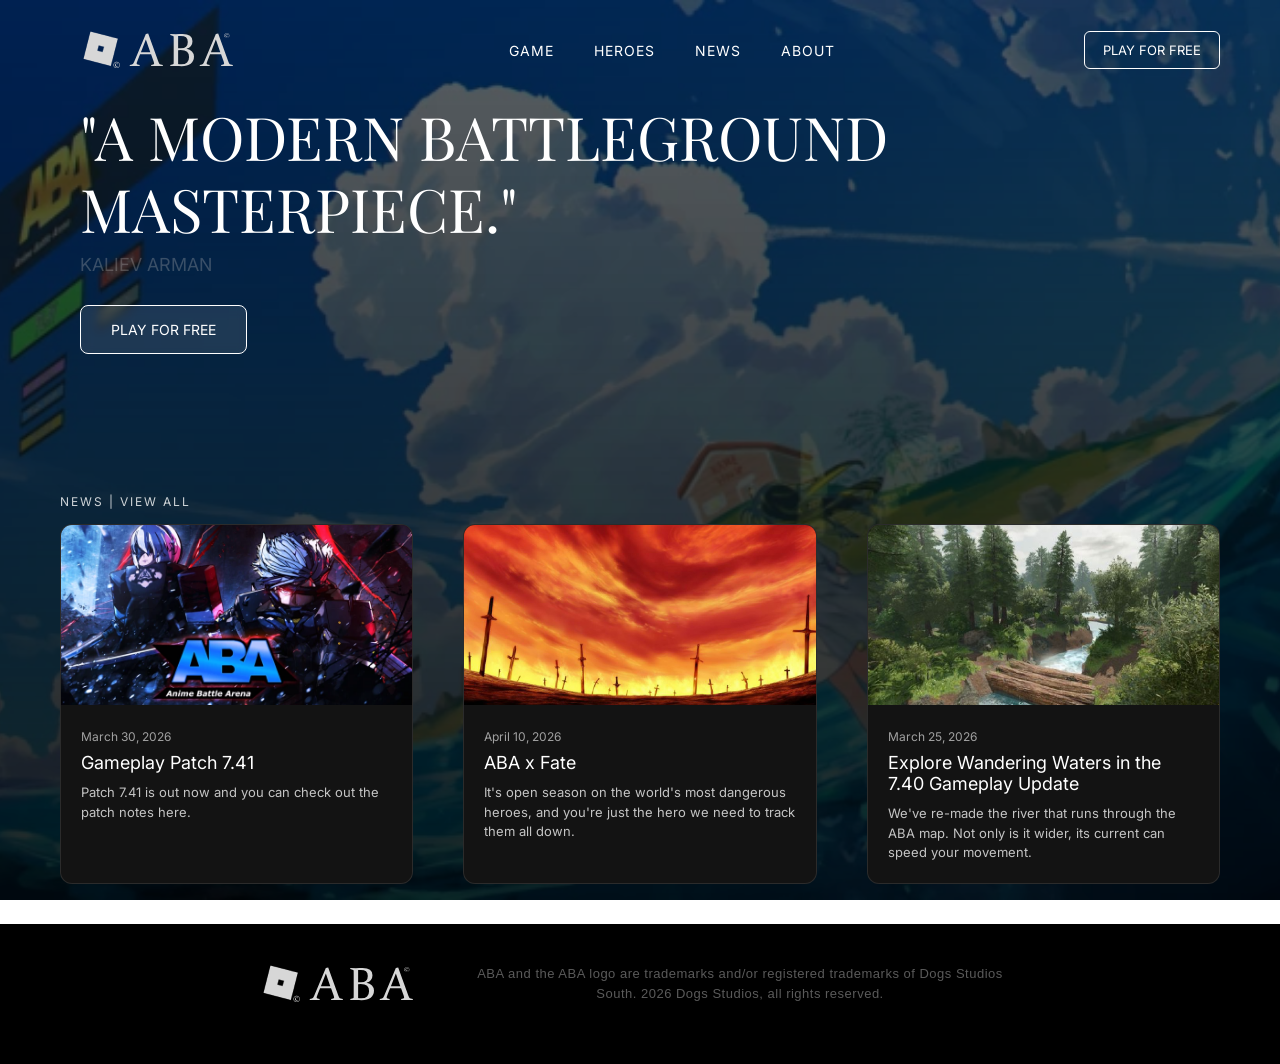
<file: index.html>
<!DOCTYPE html>
<html lang="en">
<head>
<meta charset="UTF-8">
<meta name="viewport" content="width=device-width, initial-scale=1.0">
<title>Anime Battle Arena</title>

<link href="https://fonts.googleapis.com/css2?family=Playfair+Display:wght@400;600&family=Inter:wght@300;400;500&display=swap" rel="stylesheet">
<link rel="stylesheet" href="style.css">
</head>

<body>

<section class="hero">
    <div class="overlay"></div>

    <header>
            <img src="images/header-logo.png">

        <nav>
            <a href="index.html">GAME</a>
            <a href="heroes.html">HEROES</a>
            <a href="news.html">NEWS</a>
            <a href="about.html">ABOUT</a>
        </nav>

        <div class="header-right">
            <a href="https://www.roblox.com/games/1458767429/ABA" class="btn-outline">PLAY FOR FREE</a>
        </div>
    </header>

    <div class="hero-content">
        <div class="hero-title">
            "A MODERN BATTLEGROUND MASTERPIECE."
        </div>

        <div class="author">KALIEV ARMAN</div>

        <a href="https://www.roblox.com/games/1458767429/ABA" class="btn-primary">PLAY FOR FREE</a>
    </div>

    <div class="news-section">
        <a href="news.html" style="text-decoration: none; color: inherit;">
            <div class="news-header">NEWS | VIEW ALL</div>
        </a>


        <div class="news-grid">

            <div class="news-card">
                <img src="images/741.webp" alt="">
                <div class="news-content">
                    <div class="news-date">March 30, 2026</div>
                    <div class="news-title">Gameplay Patch 7.41</div>
                    <div class="news-text">
                        Patch 7.41 is out now and you can check out the patch notes here.
                    </div>
                </div>
            </div>

            <div class="news-card">
                <img src="images/news2.jpg" alt="">
                <div class="news-content">
                    <div class="news-date">April 10, 2026</div>
                    <div class="news-title">ABA x Fate</div>
                    <div class="news-text">
                        It's open season on the world's most dangerous heroes, 
                        and you're just the hero we need to track them all down.
                    </div>
                </div>
            </div>

            <div class="news-card">
                <img src="images/news3.jpg" alt="">
                <div class="news-content">
                    <div class="news-date">March 25, 2026</div>
                    <div class="news-title">Explore Wandering Waters in the 7.40 Gameplay Update</div>
                    <div class="news-text">
                        We've re-made the river that runs through the ABA map. 
                        Not only is it wider, its current can speed your movement.
                    </div>
                </div>
            </div>

        </div>
    </div>

</section>

    <footer class="main-footer">
            <div class="brand-container">
                <div class="aba-logo"></div>
            
            <p class="legal-text">
                ABA and the ABA logo are trademarks and/or registered trademarks of Dogs Studios South. 2026 Dogs Studios, all rights reserved.
            </p>
    </footer>

</body>
</html>
</file>
<file: style.css>
* {
    margin: 0;
    padding: 0;
    box-sizing: border-box;
}

body {
    font-family: 'Inter', sans-serif;
    color: white;
    margin: 0;  
    min-height: 100vh;
    background-image: url("images/back.png");
    background-size: cover;
    background-position: center;
    background-attachment: fixed;
}

.hero {
    position: relative;
    min-height: 100vh;
    display: flex;
    flex-direction: column;
    justify-content: space-between;
}

.hero-heroes {
    position: relative;
    min-height: 100vh;
    padding-bottom: 50px;
}

.hero-news {
    position: relative;
    min-height: 100vh;
    display: flex;
    flex-direction: column;
    justify-content: space-between;
}

.overlay {
    position: fixed;
    inset: 0;
    background: linear-gradient(to bottom, rgba(0,0,0,0.6), rgba(0,0,0,0.85));
}

main, .content-wrapper {
    flex: 1 0 auto;
}

/* Header */

header {
    position: relative;
    z-index: 2;
    padding: 25px 60px;
    display: flex;
    justify-content: space-between;
    align-items: center;
}

header img {
    max-width: 200px;
    height: auto;
}

.logo {
    font-family: 'Playfair Display', serif;
    font-size: 28px;
    letter-spacing: 2px;
}

nav {
    display: flex;
    gap: 40px;
}

nav a {
    text-decoration: none;
    color: white;
    font-size: 14px;
    letter-spacing: 1px;
    transition: opacity 0.3s;
}

nav a:hover {
    opacity: 0.7;
}

.header-right {
    display: flex;
    gap: 20px;
    align-items: center;
}

.btn-outline {
    padding: 10px 18px;
    border: 1px solid white;
    border-radius: 6px;
    text-decoration: none;
    color: white;
    font-size: 13px;
    transition: 0.3s;
}

.btn-outline:hover {
    background: white;
    color: black;
}

.login {
    color: white;
    text-decoration: none;
}

/* Hero Content */

.hero-content {
    position: relative;
    z-index: 2;
    padding: 0 80px 140px;
    max-width: 1000px;
}

.heroes-content {
    position: relative;
    top: 0;
    left: 50%;
    transform: translateX(-50%);
    z-index: 2;
    width: 90%;
    max-width: 820px;
    padding-top: 50px;
    padding-bottom: 100px;
}

.hero-title {
    font-family: 'Playfair Display', serif;
    font-size: 60px;
    line-height: 1.2;
    margin-bottom: 10px;
}

.find-your-hero {
    font-family: 'Playfair Display', serif;
    font-size: 100px;
    line-height: 1.2;
    margin-bottom: 10px;
    text-align: center;
}

.find-your-hero-description {
    font-family: 'Playfair Display', serif;
    font-size: 20px;
    text-align: center;
    margin-top: 20px;
}

.hero-search {
    display: flex;
    flex-direction: row;
    justify-content: space-between;
    align-items: center;
    box-sizing: border-box;
    width: 100%;
    max-width: 820px;
    height: 70px;
    margin-top: 110px;
    padding: 10px;
    background: linear-gradient(to right, rgba(0, 0, 0, 0.5), rgba(0, 0, 0, 0.3));
    background-attachment: scroll;
    background-clip: border-box;
    background-origin: padding-box;
    border: 1px solid rgba(17, 17, 17, 0.565);
    border-radius: 5px;
}

.filter-text {
    font-size: 20px;
    position: relative;
    font-family: 'Georgia', serif;
    left: 25px;
}

.roster-text {
    font-size: 15px;
    position: relative;
    left: 75px;
    color: #2596be;
    font-family: 'Garamond', serif;
}

.category-one-piece {
    display: inline-block;
    box-sizing: border-box;
    width: 44px;
    height: 34px;
    margin-left: 100px;
    background-image: url(images/filter-one-piece-active.png);
    background-repeat: no-repeat;
    background-size: cover;
    color: rgb(255, 255, 255);
    cursor: pointer;
    filter: brightness(0.5) saturate(0);
    transition: filter 0.1s ease-in-out;
}

.category-one-piece:active {
    display: inline-block;
    box-sizing: border-box;
    width: 44px;
    height: 34px;
    margin-left: 100px;
    background-image: url(images/filter-one-piece-active.png);
    background-repeat: no-repeat;
    background-size: cover;
    color: rgb(255, 255, 255);
    cursor: pointer;
    filter: brightness(1) saturate(1);
    transition: filter 0.1s ease-in-out;
}

.category-bleach {
    display: inline-block;
    box-sizing: border-box;
    width: 44px;
    height: 34px;
    margin-left: -4px;
    background-image: url(images/filter-bleach-active.png);
    background-repeat: no-repeat;
    background-size: cover;
    color: rgb(255, 255, 255);
    cursor: pointer;
    filter: brightness(0.5) saturate(0);
    transition: filter 0.1s ease-in-out;
}

.category-bleach:active {
    display: inline-block;
    box-sizing: border-box;
    width: 44px;
    height: 34px;
    margin-left: -4px;
    background-image: url(images/filter-bleach-active.png);
    background-repeat: no-repeat;
    background-size: cover;
    color: rgb(255, 255, 255);
    cursor: pointer;
    filter: brightness(1) saturate(1);
    transition: filter 0.1s ease-in-out;
}

.category-dragon-ball-z {
    display: inline-block;
    box-sizing: border-box;
    width: 44px;
    height: 34px;
    margin-left: -4px;
    background-image: url(images/filter-dragon-ball-z-active.png);
    background-repeat: no-repeat;
    background-size: cover;
    color: rgb(255, 255, 255);
    cursor: pointer;
    filter: brightness(0.5) saturate(0);
    transition: filter 0.1s ease-in-out;
}

.category-dragon-ball-z:active {
    display: inline-block;
    box-sizing: border-box;
    width: 44px;
    height: 34px;
    margin-left: -4px;
    background-image: url(images/filter-dragon-ball-z-active.png);
    background-repeat: no-repeat;
    background-size: cover;
    color: rgb(255, 255, 255);
    cursor: pointer;
    filter: brightness(1) saturate(1);
    transition: filter 0.1s ease-in-out;
}

.category-naruto {
    display: inline-block;
    box-sizing: border-box;
    width: 44px;
    height: 34px;
    margin-left: -4px;
    background-image: url(images/filter-naruto-active.png);
    background-repeat: no-repeat;
    background-size: cover;
    color: rgb(255, 255, 255);
    cursor: pointer;
    filter: brightness(0.5) saturate(0);
    transition: filter 0.1s ease-in-out;
}

.category-naruto:active {
    display: inline-block;
    box-sizing: border-box;
    width: 44px;
    height: 34px;
    margin-left: -4px;
    background-image: url(images/filter-naruto-active.png);
    background-repeat: no-repeat;
    background-size: cover;
    color: rgb(255, 255, 255);
    cursor: pointer;
    filter: brightness(1) saturate(1);
    transition: filter 0.1s ease-in-out;
}

.category-fate {
    display: inline-block;
    box-sizing: border-box;
    width: 44px;
    height: 34px;
    margin-left: -4px;
    margin-right: 40px;
    background-image: url(images/filter-fate-active.png);
    background-repeat: no-repeat;
    background-size: cover;
    color: rgb(255, 255, 255);
    cursor: pointer;
    filter: brightness(0.5) saturate(0);
    transition: filter 0.1s ease-in-out;
}

.category-fate:active {
    display: inline-block;
    box-sizing: border-box;
    width: 44px;
    height: 34px;
    margin-left: -4px;
    margin-right: 40px;
    background-image: url(images/filter-fate-active.png);
    background-repeat: no-repeat;
    background-size: cover;
    color: rgb(255, 255, 255);
    cursor: pointer;
    filter: brightness(1) saturate(1);
    transition: filter 0.1s ease-in-out;
}

.filter-btn {
    width: 100%;
    height: 100%;
    background: transparent;
    border: none;
    cursor: pointer;
    display: block;
    outline: none;
}

.hero-search-background {
    display: flex;
    flex-direction: row;
    justify-content: space-between;
    align-items: center;
    box-sizing: border-box;
    width: 300px;
    max-width: 800px;
    height: 48px;
    padding: 10px;
    background: linear-gradient(to right, rgba(0, 0, 0, 0.5), rgba(0, 0, 0, 0.3));
    background-attachment: scroll;
    background-clip: border-box;
    background-origin: padding-box;
    border: 1px solid rgba(17, 17, 17, 0.565);
    border-radius: 2px;
}

.hero-search-background input[type=text] {
    float: right;
    padding: 6px;
    border: none;
    display: block;
    margin-left: auto;
    font-size: 17px;
    opacity: 0%;
    background-color: #474747;
    caret-color: white;
    color: white; 
}

.search-icon {
    width: 30px;
}

input[type=text]:focus {
    opacity: 100%;
    outline: none;
}


/* ПЕРСОНАЖИ --------------------------------- */

.grid {
    display: grid;
    grid-template-columns: repeat(3, 1fr);
    gap: 15px;
    position: relative;
    margin-top: 15px;
    width: 100%;
}

/* ACE */
.char-ace {
    position: relative;
    aspect-ratio: 1.9 / 1;
    background-image: url(images/chars/ace.png);
    background-size: cover;
    overflow: hidden;
}
.char-ace-name {
    font-family: 'Playfair Display', serif;
    position: absolute;
    top: 50%;
    left: 50%;
    transform: translate(-50%, 130%);
    z-index: 2;
    font-size: 20px;
    opacity: 0;
    transition: 0.3s ease;
    color: white;
}
.char-ace-gradient {
    position: absolute;
    top: 0; left: 0;
    width: 100%; height: 100%;
    background: linear-gradient(to top, rgba(0,0,0,0.8) 0%, rgba(0,0,0,0) 100%);
    opacity: 0;
    transition: 0.3s ease;
}

/* ACHILLES */
.char-achilles {
    position: relative;
    aspect-ratio: 1.9 / 1;
    background-image: url(images/chars/achilles.png);
    background-size: cover;
    overflow: hidden;
}
.char-achilles-name {
    font-family: 'Playfair Display', serif;
    position: absolute;
    top: 50%;
    left: 50%;
    transform: translate(-50%, 130%);
    z-index: 2;
    font-size: 20px;
    opacity: 0;
    transition: 0.3s ease;
    color: white;
}
.char-achilles-gradient {
    position: absolute;
    top: 0; left: 0;
    width: 100%; height: 100%;
    background: linear-gradient(to top, rgba(0,0,0,0.8) 0%, rgba(0,0,0,0) 100%);
    opacity: 0;
    transition: 0.3s ease;
}

/* BROLY */
.char-broly {
    position: relative;
    aspect-ratio: 1.9 / 1;
    background-image: url(images/chars/broly.png);
    background-size: cover;
    overflow: hidden;
}
.char-broly-name {
    font-family: 'Playfair Display', serif;
    position: absolute;
    top: 50%;
    left: 50%;
    transform: translate(-50%, 130%);
    z-index: 2;
    font-size: 20px;
    opacity: 0;
    transition: 0.3s ease;
    color: white;
}
.char-broly-gradient {
    position: absolute;
    top: 0; left: 0;
    width: 100%; height: 100%;
    background: linear-gradient(to top, rgba(0,0,0,0.8) 0%, rgba(0,0,0,0) 100%);
    opacity: 0;
    transition: 0.3s ease;
}

/* STARRK */
.char-starrk {
    position: relative;
    aspect-ratio: 1.9 / 1;
    background-image: url(images/chars/starrk.png);
    background-size: cover;
    overflow: hidden;
}
.char-starrk-name {
    font-family: 'Playfair Display', serif;
    position: absolute;
    top: 50%;
    left: 50%;
    transform: translate(-50%, 130%);
    z-index: 2;
    font-size: 20px;
    opacity: 0;
    transition: 0.3s ease;
    color: white;
}
.char-starrk-gradient {
    position: absolute;
    top: 0; left: 0;
    width: 100%; height: 100%;
    background: linear-gradient(to top, rgba(0,0,0,0.8) 0%, rgba(0,0,0,0) 100%);
    opacity: 0;
    transition: 0.3s ease;
}

/* FRIEZA */
.char-frieza {
    position: relative;
    aspect-ratio: 1.9 / 1;
    background-image: url(images/chars/frieza.png);
    background-size: cover;
    overflow: hidden;
}
.char-frieza-name {
    font-family: 'Playfair Display', serif;
    position: absolute;
    top: 50%;
    left: 50%;
    transform: translate(-50%, 130%);
    z-index: 2;
    font-size: 20px;
    opacity: 0;
    transition: 0.3s ease;
    color: white;
}
.char-frieza-gradient {
    position: absolute;
    top: 0; left: 0;
    width: 100%; height: 100%;
    background: linear-gradient(to top, rgba(0,0,0,0.8) 0%, rgba(0,0,0,0) 100%);
    opacity: 0;
    transition: 0.3s ease;
}

/* GAARA */
.char-gaara {
    position: relative;
    aspect-ratio: 1.9 / 1;
    background-image: url(images/chars/gaara.png);
    background-size: cover;
    overflow: hidden;
}
.char-gaara-name {
    font-family: 'Playfair Display', serif;
    position: absolute;
    top: 50%;
    left: 50%;
    transform: translate(-50%, 130%);
    z-index: 2;
    font-size: 20px;
    opacity: 0;
    transition: 0.3s ease;
    color: white;
}
.char-gaara-gradient {
    position: absolute;
    top: 0; left: 0;
    width: 100%; height: 100%;
    background: linear-gradient(to top, rgba(0,0,0,0.8) 0%, rgba(0,0,0,0) 100%);
    opacity: 0;
    transition: 0.3s ease;
}

/* GILGAMESH */
.char-gilgamesh {
    position: relative;
    aspect-ratio: 1.9 / 1;
    background-image: url(images/chars/gilgamesh.png);
    background-size: cover;
    overflow: hidden;
}
.char-gilgamesh-name {
    font-family: 'Playfair Display', serif;
    position: absolute;
    top: 50%;
    left: 50%;
    transform: translate(-50%, 130%);
    z-index: 2;
    font-size: 20px;
    opacity: 0;
    transition: 0.3s ease;
    color: white;
}
.char-gilgamesh-gradient {
    position: absolute;
    top: 0; left: 0;
    width: 100%; height: 100%;
    background: linear-gradient(to top, rgba(0,0,0,0.8) 0%, rgba(0,0,0,0) 100%);
    opacity: 0;
    transition: 0.3s ease;
}

/* GRIMMJOW */
.char-grimmjow {
    position: relative;
    aspect-ratio: 1.9 / 1;
    background-image: url(images/chars/grimmjow.png);
    background-size: cover;
    overflow: hidden;
}
.char-grimmjow-name {
    font-family: 'Playfair Display', serif;
    position: absolute;
    top: 50%;
    left: 50%;
    transform: translate(-50%, 130%);
    z-index: 2;
    font-size: 20px;
    opacity: 0;
    transition: 0.3s ease;
    color: white;
}
.char-grimmjow-gradient {
    position: absolute;
    top: 0; left: 0;
    width: 100%; height: 100%;
    background: linear-gradient(to top, rgba(0,0,0,0.8) 0%, rgba(0,0,0,0) 100%);
    opacity: 0;
    transition: 0.3s ease;
}

/* ICHIGO */
.char-ichigo {
    position: relative;
    aspect-ratio: 1.9 / 1;
    background-image: url(images/chars/ichigo.png);
    background-size: cover;
    overflow: hidden;
}
.char-ichigo-name {
    font-family: 'Playfair Display', serif;
    position: absolute;
    top: 50%;
    left: 50%;
    transform: translate(-50%, 130%);
    z-index: 2;
    font-size: 20px;
    opacity: 0;
    transition: 0.3s ease;
    color: white;
}
.char-ichigo-gradient {
    position: absolute;
    top: 0; left: 0;
    width: 100%; height: 100%;
    background: linear-gradient(to top, rgba(0,0,0,0.8) 0%, rgba(0,0,0,0) 100%);
    opacity: 0;
    transition: 0.3s ease;
}

/* ITACHI */
.char-itachi {
    position: relative;
    aspect-ratio: 1.9 / 1;
    background-image: url(images/chars/itachi.png);
    background-size: cover;
    overflow: hidden;
}
.char-itachi-name {
    font-family: 'Playfair Display', serif;
    position: absolute;
    top: 50%;
    left: 50%;
    transform: translate(-50%, 130%);
    z-index: 2;
    font-size: 20px;
    opacity: 0;
    transition: 0.3s ease;
    color: white;
}
.char-itachi-gradient {
    position: absolute;
    top: 0; left: 0;
    width: 100%; height: 100%;
    background: linear-gradient(to top, rgba(0,0,0,0.8) 0%, rgba(0,0,0,0) 100%);
    opacity: 0;
    transition: 0.3s ease;
}

/* KIZARU */
.char-kizaru {
    position: relative;
    aspect-ratio: 1.9 / 1;
    background-image: url(images/chars/kizaru.png);
    background-size: cover;
    overflow: hidden;
}
.char-kizaru-name {
    font-family: 'Playfair Display', serif;
    position: absolute;
    top: 50%;
    left: 50%;
    transform: translate(-50%, 130%);
    z-index: 2;
    font-size: 20px;
    opacity: 0;
    transition: 0.3s ease;
    color: white;
}
.char-kizaru-gradient {
    position: absolute;
    top: 0; left: 0;
    width: 100%; height: 100%;
    background: linear-gradient(to top, rgba(0,0,0,0.8) 0%, rgba(0,0,0,0) 100%);
    opacity: 0;
    transition: 0.3s ease;
}

/* KIRITSUGU */
.char-kiritsugu {
    position: relative;
    aspect-ratio: 1.9 / 1;
    background-image: url(images/chars/kiritsugu.png);
    background-size: cover;
    overflow: hidden;
}
.char-kiritsugu-name {
    font-family: 'Playfair Display', serif;
    position: absolute;
    top: 50%;
    left: 50%;
    transform: translate(-50%, 130%);
    z-index: 2;
    font-size: 20px;
    opacity: 0;
    transition: 0.3s ease;
    color: white;
}
.char-kiritsugu-gradient {
    position: absolute;
    top: 0; left: 0;
    width: 100%; height: 100%;
    background: linear-gradient(to top, rgba(0,0,0,0.8) 0%, rgba(0,0,0,0) 100%);
    opacity: 0;
    transition: 0.3s ease;
}

/* LANCER */
.char-lancer {
    position: relative;
    aspect-ratio: 1.9 / 1;
    background-image: url(images/chars/lancer.png);
    background-size: cover;
    overflow: hidden;
}
.char-lancer-name {
    font-family: 'Playfair Display', serif;
    position: absolute;
    top: 50%;
    left: 50%;
    transform: translate(-50%, 130%);
    z-index: 2;
    font-size: 20px;
    opacity: 0;
    transition: 0.3s ease;
    color: white;
}
.char-lancer-gradient {
    position: absolute;
    top: 0; left: 0;
    width: 100%; height: 100%;
    background: linear-gradient(to top, rgba(0,0,0,0.8) 0%, rgba(0,0,0,0) 100%);
    opacity: 0;
    transition: 0.3s ease;
}

/* LAW */
.char-law {
    position: relative;
    aspect-ratio: 1.9 / 1;
    background-image: url(images/chars/law.png);
    background-size: cover;
    overflow: hidden;
}
.char-law-name {
    font-family: 'Playfair Display', serif;
    position: absolute;
    top: 50%;
    left: 50%;
    transform: translate(-50%, 130%);
    z-index: 2;
    font-size: 20px;
    opacity: 0;
    transition: 0.3s ease;
    color: white;
}
.char-law-gradient {
    position: absolute;
    top: 0; left: 0;
    width: 100%; height: 100%;
    background: linear-gradient(to top, rgba(0,0,0,0.8) 0%, rgba(0,0,0,0) 100%);
    opacity: 0;
    transition: 0.3s ease;
}

/* LUFFY */
.char-luffy {
    position: relative;
    aspect-ratio: 1.9 / 1;
    background-image: url(images/chars/luffy.png);
    background-size: cover;
    overflow: hidden;
}
.char-luffy-name {
    font-family: 'Playfair Display', serif;
    position: absolute;
    top: 50%;
    left: 50%;
    transform: translate(-50%, 130%);
    z-index: 2;
    font-size: 20px;
    opacity: 0;
    transition: 0.3s ease;
    color: white;
}
.char-luffy-gradient {
    position: absolute;
    top: 0; left: 0;
    width: 100%; height: 100%;
    background: linear-gradient(to top, rgba(0,0,0,0.8) 0%, rgba(0,0,0,0) 100%);
    opacity: 0;
    transition: 0.3s ease;
}

/* MIGHT */
.char-might {
    position: relative;
    aspect-ratio: 1.9 / 1;
    background-image: url(images/chars/might.png);
    background-size: cover;
    overflow: hidden;
}
.char-might-name {
    font-family: 'Playfair Display', serif;
    position: absolute;
    top: 50%;
    left: 50%;
    transform: translate(-50%, 130%);
    z-index: 2;
    font-size: 20px;
    opacity: 0;
    transition: 0.3s ease;
    color: white;
}
.char-might-gradient {
    position: absolute;
    top: 0; left: 0;
    width: 100%; height: 100%;
    background: linear-gradient(to top, rgba(0,0,0,0.8) 0%, rgba(0,0,0,0) 100%);
    opacity: 0;
    transition: 0.3s ease;
}

/* NARUTO */
.char-naruto {
    position: relative;
    aspect-ratio: 1.9 / 1;
    background-image: url(images/chars/naruto.png);
    background-size: cover;
    overflow: hidden;
}
.char-naruto-name {
    font-family: 'Playfair Display', serif;
    position: absolute;
    top: 50%;
    left: 50%;
    transform: translate(-50%, 130%);
    z-index: 2;
    font-size: 20px;
    opacity: 0;
    transition: 0.3s ease;
    color: white;
}
.char-naruto-gradient {
    position: absolute;
    top: 0; left: 0;
    width: 100%; height: 100%;
    background: linear-gradient(to top, rgba(0,0,0,0.8) 0%, rgba(0,0,0,0) 100%);
    opacity: 0;
    transition: 0.3s ease;
}

/* PAIN */
.char-pain {
    position: relative;
    aspect-ratio: 1.9 / 1;
    background-image: url(images/chars/pain.png);
    background-size: cover;
    overflow: hidden;
}
.char-pain-name {
    font-family: 'Playfair Display', serif;
    position: absolute;
    top: 50%;
    left: 50%;
    transform: translate(-50%, 130%);
    z-index: 2;
    font-size: 20px;
    opacity: 0;
    transition: 0.3s ease;
    color: white;
}
.char-pain-gradient {
    position: absolute;
    top: 0; left: 0;
    width: 100%; height: 100%;
    background: linear-gradient(to top, rgba(0,0,0,0.8) 0%, rgba(0,0,0,0) 100%);
    opacity: 0;
    transition: 0.3s ease;
}

/* PICCOLO */
.char-piccolo {
    position: relative;
    aspect-ratio: 1.9 / 1;
    background-image: url(images/chars/piccolo.png);
    background-size: cover;
    overflow: hidden;
}
.char-piccolo-name {
    font-family: 'Playfair Display', serif;
    position: absolute;
    top: 50%;
    left: 50%;
    transform: translate(-50%, 130%);
    z-index: 2;
    font-size: 20px;
    opacity: 0;
    transition: 0.3s ease;
    color: white;
}
.char-piccolo-gradient {
    position: absolute;
    top: 0; left: 0;
    width: 100%; height: 100%;
    background: linear-gradient(to top, rgba(0,0,0,0.8) 0%, rgba(0,0,0,0) 100%);
    opacity: 0;
    transition: 0.3s ease;
}

/* RUKIA */
.char-rukia {
    position: relative;
    aspect-ratio: 1.9 / 1;
    background-image: url(images/chars/rukia.png);
    background-size: cover;
    overflow: hidden;
}
.char-rukia-name {
    font-family: 'Playfair Display', serif;
    position: absolute;
    top: 50%;
    left: 50%;
    transform: translate(-50%, 130%);
    z-index: 2;
    font-size: 20px;
    opacity: 0;
    transition: 0.3s ease;
    color: white;
}
.char-rukia-gradient {
    position: absolute;
    top: 0; left: 0;
    width: 100%; height: 100%;
    background: linear-gradient(to top, rgba(0,0,0,0.8) 0%, rgba(0,0,0,0) 100%);
    opacity: 0;
    transition: 0.3s ease;
}

/* SABER */
.char-saber {
    position: relative;
    aspect-ratio: 1.9 / 1;
    background-image: url(images/chars/saber.png);
    background-size: cover;
    overflow: hidden;
}
.char-saber-name {
    font-family: 'Playfair Display', serif;
    position: absolute;
    top: 50%;
    left: 50%;
    transform: translate(-50%, 130%);
    z-index: 2;
    font-size: 20px;
    opacity: 0;
    transition: 0.3s ease;
    color: white;
}
.char-saber-gradient {
    position: absolute;
    top: 0; left: 0;
    width: 100%; height: 100%;
    background: linear-gradient(to top, rgba(0,0,0,0.8) 0%, rgba(0,0,0,0) 100%);
    opacity: 0;
    transition: 0.3s ease;
}

/* SANJI */
.char-sanji {
    position: relative;
    aspect-ratio: 1.9 / 1;
    background-image: url(images/chars/sanji.png);
    background-size: cover;
    overflow: hidden;
}
.char-sanji-name {
    font-family: 'Playfair Display', serif;
    position: absolute;
    top: 50%;
    left: 50%;
    transform: translate(-50%, 130%);
    z-index: 2;
    font-size: 20px;
    opacity: 0;
    transition: 0.3s ease;
    color: white;
}
.char-sanji-gradient {
    position: absolute;
    top: 0; left: 0;
    width: 100%; height: 100%;
    background: linear-gradient(to top, rgba(0,0,0,0.8) 0%, rgba(0,0,0,0) 100%);
    opacity: 0;
    transition: 0.3s ease;
}

/* SASUKE */
.char-sasuke {
    position: relative;
    aspect-ratio: 1.9 / 1;
    background-image: url(images/chars/sasuke.png);
    background-size: cover;
    overflow: hidden;
}
.char-sasuke-name {
    font-family: 'Playfair Display', serif;
    position: absolute;
    top: 50%;
    left: 50%;
    transform: translate(-50%, 130%);
    z-index: 2;
    font-size: 20px;
    opacity: 0;
    transition: 0.3s ease;
    color: white;
}
.char-sasuke-gradient {
    position: absolute;
    top: 0; left: 0;
    width: 100%; height: 100%;
    background: linear-gradient(to top, rgba(0,0,0,0.8) 0%, rgba(0,0,0,0) 100%);
    opacity: 0;
    transition: 0.3s ease;
}

/* SHIROU */
.char-shirou {
    position: relative;
    aspect-ratio: 1.9 / 1;
    background-image: url(images/chars/shirou.png);
    background-size: cover;
    overflow: hidden;
}
.char-shirou-name {
    font-family: 'Playfair Display', serif;
    position: absolute;
    top: 50%;
    left: 50%;
    transform: translate(-50%, 130%);
    z-index: 2;
    font-size: 20px;
    opacity: 0;
    transition: 0.3s ease;
    color: white;
}
.char-shirou-gradient {
    position: absolute;
    top: 0; left: 0;
    width: 100%; height: 100%;
    background: linear-gradient(to top, rgba(0,0,0,0.8) 0%, rgba(0,0,0,0) 100%);
    opacity: 0;
    transition: 0.3s ease;
}

/* SHUNSUI */
.char-shunsui {
    position: relative;
    aspect-ratio: 1.9 / 1;
    background-image: url(images/chars/shunsui.png);
    background-size: cover;
    overflow: hidden;
}
.char-shunsui-name {
    font-family: 'Playfair Display', serif;
    position: absolute;
    top: 50%;
    left: 50%;
    transform: translate(-50%, 130%);
    z-index: 2;
    font-size: 20px;
    opacity: 0;
    transition: 0.3s ease;
    color: white;
}
.char-shunsui-gradient {
    position: absolute;
    top: 0; left: 0;
    width: 100%; height: 100%;
    background: linear-gradient(to top, rgba(0,0,0,0.8) 0%, rgba(0,0,0,0) 100%);
    opacity: 0;
    transition: 0.3s ease;
}

/* GOHAN */
.char-gohan {
    position: relative;
    aspect-ratio: 1.9 / 1;
    background-image: url(images/chars/gohan.png);
    background-size: cover;
    overflow: hidden;
}
.char-gohan-name {
    font-family: 'Playfair Display', serif;
    position: absolute;
    top: 50%;
    left: 50%;
    transform: translate(-50%, 130%);
    z-index: 2;
    font-size: 20px;
    opacity: 0;
    transition: 0.3s ease;
    color: white;
}
.char-gohan-gradient {
    position: absolute;
    top: 0; left: 0;
    width: 100%; height: 100%;
    background: linear-gradient(to top, rgba(0,0,0,0.8) 0%, rgba(0,0,0,0) 100%);
    opacity: 0;
    transition: 0.3s ease;
}

/* GOKU */
.char-goku {
    position: relative;
    aspect-ratio: 1.9 / 1;
    background-image: url(images/chars/goku.png);
    background-size: cover;
    overflow: hidden;
}
.char-goku-name {
    font-family: 'Playfair Display', serif;
    position: absolute;
    top: 50%;
    left: 50%;
    transform: translate(-50%, 130%);
    z-index: 2;
    font-size: 20px;
    opacity: 0;
    transition: 0.3s ease;
    color: white;
}
.char-goku-gradient {
    position: absolute;
    top: 0; left: 0;
    width: 100%; height: 100%;
    background: linear-gradient(to top, rgba(0,0,0,0.8) 0%, rgba(0,0,0,0) 100%);
    opacity: 0;
    transition: 0.3s ease;
}

/* ULQUIORRA */
.char-ulquiorra {
    position: relative;
    aspect-ratio: 1.9 / 1;
    background-image: url(images/chars/ulquiorra.png);
    background-size: cover;
    overflow: hidden;
}
.char-ulquiorra-name {
    font-family: 'Playfair Display', serif;
    position: absolute;
    top: 50%;
    left: 50%;
    transform: translate(-50%, 130%);
    z-index: 2;
    font-size: 20px;
    opacity: 0;
    transition: 0.3s ease;
    color: white;
}
.char-ulquiorra-gradient {
    position: absolute;
    top: 0; left: 0;
    width: 100%; height: 100%;
    background: linear-gradient(to top, rgba(0,0,0,0.8) 0%, rgba(0,0,0,0) 100%);
    opacity: 0;
    transition: 0.3s ease;
}

/* VEGETA */
.char-vegeta {
    position: relative;
    aspect-ratio: 1.9 / 1;
    background-image: url(images/chars/vegeta.png);
    background-size: cover;
    overflow: hidden;
}
.char-vegeta-name {
    font-family: 'Playfair Display', serif;
    position: absolute;
    top: 50%;
    left: 50%;
    transform: translate(-50%, 130%);
    z-index: 2;
    font-size: 20px;
    opacity: 0;
    transition: 0.3s ease;
    color: white;
}
.char-vegeta-gradient {
    position: absolute;
    top: 0; left: 0;
    width: 100%; height: 100%;
    background: linear-gradient(to top, rgba(0,0,0,0.8) 0%, rgba(0,0,0,0) 100%);
    opacity: 0;
    transition: 0.3s ease;
}

/* ZORO */
.char-zoro {
    position: relative;
    aspect-ratio: 1.9 / 1;
    background-image: url(images/chars/zoro.png);
    background-size: cover;
    overflow: hidden;
}
.char-zoro-name {
    font-family: 'Playfair Display', serif;
    position: absolute;
    top: 50%;
    left: 50%;
    transform: translate(-50%, 130%);
    z-index: 2;
    font-size: 20px;
    opacity: 0;
    transition: 0.3s ease;
    color: white;
}
.char-zoro-gradient {
    position: absolute;
    top: 0; left: 0;
    width: 100%; height: 100%;
    background: linear-gradient(to top, rgba(0,0,0,0.8) 0%, rgba(0,0,0,0) 100%);
    opacity: 0;
    transition: 0.3s ease;
}

.char-ace:hover .char-ace-name,
.char-ace:hover .char-ace-gradient {
    opacity: 1;
}

.char-achilles:hover .char-achilles-name,
.char-achilles:hover .char-achilles-gradient {
    opacity: 1;
}

.char-broly:hover .char-broly-name,
.char-broly:hover .char-broly-gradient {
    opacity: 1;
}

.char-starrk:hover .char-starrk-name,
.char-starrk:hover .char-starrk-gradient {
    opacity: 1;
}

.char-frieza:hover .char-frieza-name,
.char-frieza:hover .char-frieza-gradient {
    opacity: 1;
}

.char-gaara:hover .char-gaara-name,
.char-gaara:hover .char-gaara-gradient {
    opacity: 1;
}

.char-gilgamesh:hover .char-gilgamesh-name,
.char-gilgamesh:hover .char-gilgamesh-gradient {
    opacity: 1;
}

.char-grimmjow:hover .char-grimmjow-name,
.char-grimmjow:hover .char-grimmjow-gradient {
    opacity: 1;
}

.char-ichigo:hover .char-ichigo-name,
.char-ichigo:hover .char-ichigo-gradient {
    opacity: 1;
}

.char-itachi:hover .char-itachi-name,
.char-itachi:hover .char-itachi-gradient {
    opacity: 1;
}

.char-kizaru:hover .char-kizaru-name,
.char-kizaru:hover .char-kizaru-gradient {
    opacity: 1;
}

.char-kiritsugu:hover .char-kiritsugu-name,
.char-kiritsugu:hover .char-kiritsugu-gradient {
    opacity: 1;
}

.char-lancer:hover .char-lancer-name,
.char-lancer:hover .char-lancer-gradient {
    opacity: 1;
}

.char-law:hover .char-law-name,
.char-law:hover .char-law-gradient {
    opacity: 1;
}

.char-luffy:hover .char-luffy-name,
.char-luffy:hover .char-luffy-gradient {
    opacity: 1;
}

.char-might:hover .char-might-name,
.char-might:hover .char-might-gradient {
    opacity: 1;
}

.char-naruto:hover .char-naruto-name,
.char-naruto:hover .char-naruto-gradient {
    opacity: 1;
}

.char-pain:hover .char-pain-name,
.char-pain:hover .char-pain-gradient {
    opacity: 1;
}

.char-piccolo:hover .char-piccolo-name,
.char-piccolo:hover .char-piccolo-gradient {
    opacity: 1;
}

.char-rukia:hover .char-rukia-name,
.char-rukia:hover .char-rukia-gradient {
    opacity: 1;
}

.char-saber:hover .char-saber-name,
.char-saber:hover .char-saber-gradient {
    opacity: 1;
}

.char-sanji:hover .char-sanji-name,
.char-sanji:hover .char-sanji-gradient {
    opacity: 1;
}

.char-sasuke:hover .char-sasuke-name,
.char-sasuke:hover .char-sasuke-gradient {
    opacity: 1;
}

.char-shirou:hover .char-shirou-name,
.char-shirou:hover .char-shirou-gradient {
    opacity: 1;
}

.char-shunsui:hover .char-shunsui-name,
.char-shunsui:hover .char-shunsui-gradient {
    opacity: 1;
}

.char-gohan:hover .char-gohan-name,
.char-gohan:hover .char-gohan-gradient {
    opacity: 1;
}

.char-goku:hover .char-goku-name,
.char-goku:hover .char-goku-gradient {
    opacity: 1;
}

.char-ulquiorra:hover .char-ulquiorra-name,
.char-ulquiorra:hover .char-ulquiorra-gradient {
    opacity: 1;
}

.char-vegeta:hover .char-vegeta-name,
.char-vegeta:hover .char-vegeta-gradient {
    opacity: 1;
}

.char-zoro:hover .char-zoro-name,
.char-zoro:hover .char-zoro-gradient {
    opacity: 1;
}


.author {
    color: #b8b8b8;
    font-size: 18px;
    margin-bottom: 30px;
    opacity: 30%;
}

/* ПЕРСОНАЖИ --------------------------------- */

.hidden {
    display: none;
}


.btn-primary {
    display: inline-block;
    padding: 15px 30px;
    background: rgba(255,255,255,0.1);
    border: 1px solid white;
    border-radius: 8px;
    text-decoration: none;
    color: white;
    font-size: 14px;
    backdrop-filter: blur(5px);
    transition: 0.3s;
}

.btn-primary:hover {
    background: white;
    color: black;
}

/* новости */

.news-section {
    position: relative;
    z-index: 2;
    padding: 0 60px 40px;
}

.news-header {
    font-size: 12px;
    letter-spacing: 2px;
    margin-bottom: 15px;
    opacity: 0.8;
}

.news-grid {
    display: flex;
    gap: 50px;
    justify-content: space-between;
}

.news-card {
    width: 600px;
    background: #131313;
    border-radius: 12px;
    overflow: hidden;
    border: 1px solid rgba(255,255,255,0.1);
    transition: 0.15s;
}

.news-card:hover {
    transform: translateY(-5px);
}

.news-card img {
    width: 100%;
    height: 180px;
    object-fit: cover;
}

.news-content {
    padding: 20px;
}

.news-date {
    font-size: 12px;
    opacity: 0.6;
    margin-bottom: 8px;
}

.news-title {
    font-size: 18px;
    margin-bottom: 10px;
}

.news-text {
    font-size: 13px;
    opacity: 0.75;
    line-height: 1.5;
}

/* футер */
.main-footer {
    position: relative;
    z-index: 3;
    width: 100%;
    background-color: #000000;
    color: #808080;
    font-family: 'Segoe UI', Arial, sans-serif;
    display: flex;
    flex-direction: column;
    align-items: center;
    justify-content: center;
    padding: 30px 20px;
    margin-top: auto;
}

.brand-container {
    display: flex;
    align-items: center;
    justify-content: center;
    margin-bottom: 20px;
}

.aba-logo {
    background-image: url(images/header-logo.png);
    background-repeat: no-repeat;
    background-position: center;
    background-size: contain;
    width: 200px;
    height: 60px;
}

.legal-text {
    max-width: 600px;
    text-align: center;
    font-size: 13px;
    line-height: 1.5;
    padding: 0 20px;
    opacity: 0.7;
    letter-spacing: 0.5px;
}


/* адаптивность

/* до 1200px */
@media (max-width: 1200px) {
    .news-grid {
        gap: 30px;
    }
    
    .news-card {
        width: calc(33.333% - 20px);
    }
    
    .heroes-content {
        width: 95%;
    }
    
    .find-your-hero {
        font-size: 80px;
    }
}

/* до 992px */
@media (max-width: 992px) {
    header {
        padding: 20px 40px;
    }
    
    header img {
        max-width: 150px;
    }
    
    nav {
        gap: 25px;
    }
    
    nav a {
        font-size: 12px;
    }
    
    .hero-content {
        padding: 0 40px 100px;
    }
    
    .hero-title {
        font-size: 48px;
    }
    
    .find-your-hero {
        font-size: 60px;
    }
    
    .find-your-hero-description {
        font-size: 18px;
    }
    
    .news-grid {
        flex-direction: column;
        gap: 20px;
    }
    
    .news-card {
        width: 100%;
    }
    
    .news-section {
        padding: 0 40px 40px;
    }
    
    .grid {
        grid-template-columns: repeat(2, 1fr);
    }
}

/* до 768px */
@media (max-width: 768px) {
    header {
        padding: 15px 30px;
        flex-wrap: wrap;
        gap: 15px;
    }
    
    header img {
        max-width: 120px;
    }
    
    nav {
        gap: 20px;
        order: 3;
        width: 100%;
        justify-content: center;
    }
    
    .hero-content {
        padding: 0 30px 80px;
    }
    
    .hero-title {
        font-size: 36px;
    }
    
    .find-your-hero {
        font-size: 48px;
    }
    
    .find-your-hero-description {
        font-size: 16px;
    }
    
    .hero-search {
        flex-wrap: wrap;
        height: auto;
        padding: 15px;
        gap: 10px;
    }
    
    .filter-text,
    .roster-text {
        left: 0;
        width: 100%;
        text-align: center;
    }
    
    .category-one-piece {
        margin-left: 0;
    }
    
    .category-fate {
        margin-right: 0;
    }
    
    .hero-search-background {
        width: 100%;
        max-width: 100%;
    }
    
    .heroes-content {
        top: 150px;
        width: 90%;
    }
    
    .news-section {
        padding: 0 30px 30px;
    }
}

/* до 576px */
@media (max-width: 576px) {
    header {
        padding: 15px 20px;
    }
    
    header img {
        max-width: 100px;
    }
    
    nav {
        gap: 15px;
    }
    
    nav a {
        font-size: 11px;
    }
    
    .btn-outline {
        padding: 8px 14px;
        font-size: 11px;
    }
    
    .hero-content {
        padding: 0 20px 60px;
    }
    
    .hero-title {
        font-size: 28px;
    }
    
    .author {
        font-size: 14px;
    }
    
    .btn-primary {
        padding: 12px 24px;
        font-size: 12px;
    }
    
    .find-your-hero {
        font-size: 36px;
    }
    
    .find-your-hero-description {
        font-size: 14px;
        padding: 0 10px;
    }
    
    .hero-search {
        margin-top: 80px;
    }
    
    .heroes-content {
        top: 120px;
        width: 95%;
    }
    
    .grid {
        grid-template-columns: 1fr;
        gap: 10px;
    }
    
    .news-section {
        padding: 0 20px 20px;
    }
    
    .news-card img {
        height: 150px;
    }
    
    .legal-text {
        font-size: 11px;
    }
    
    .aba-logo {
        width: 150px;
        height: 45px;
    }
}

/* до 400px */
@media (max-width: 400px) {
    .hero-title {
        font-size: 24px;
    }
    
    .find-your-hero {
        font-size: 28px;
    }
    
    .find-your-hero-description {
        font-size: 13px;
    }
    
    .filter-text {
        font-size: 16px;
    }
    
    .roster-text {
        font-size: 13px;
    }
    
    .category-one-piece,
    .category-dragon-ball-z,
    .category-naruto,
    .category-bleach,
    .category-fate {
        width: 36px;
        height: 28px;
    }
}
</file>
